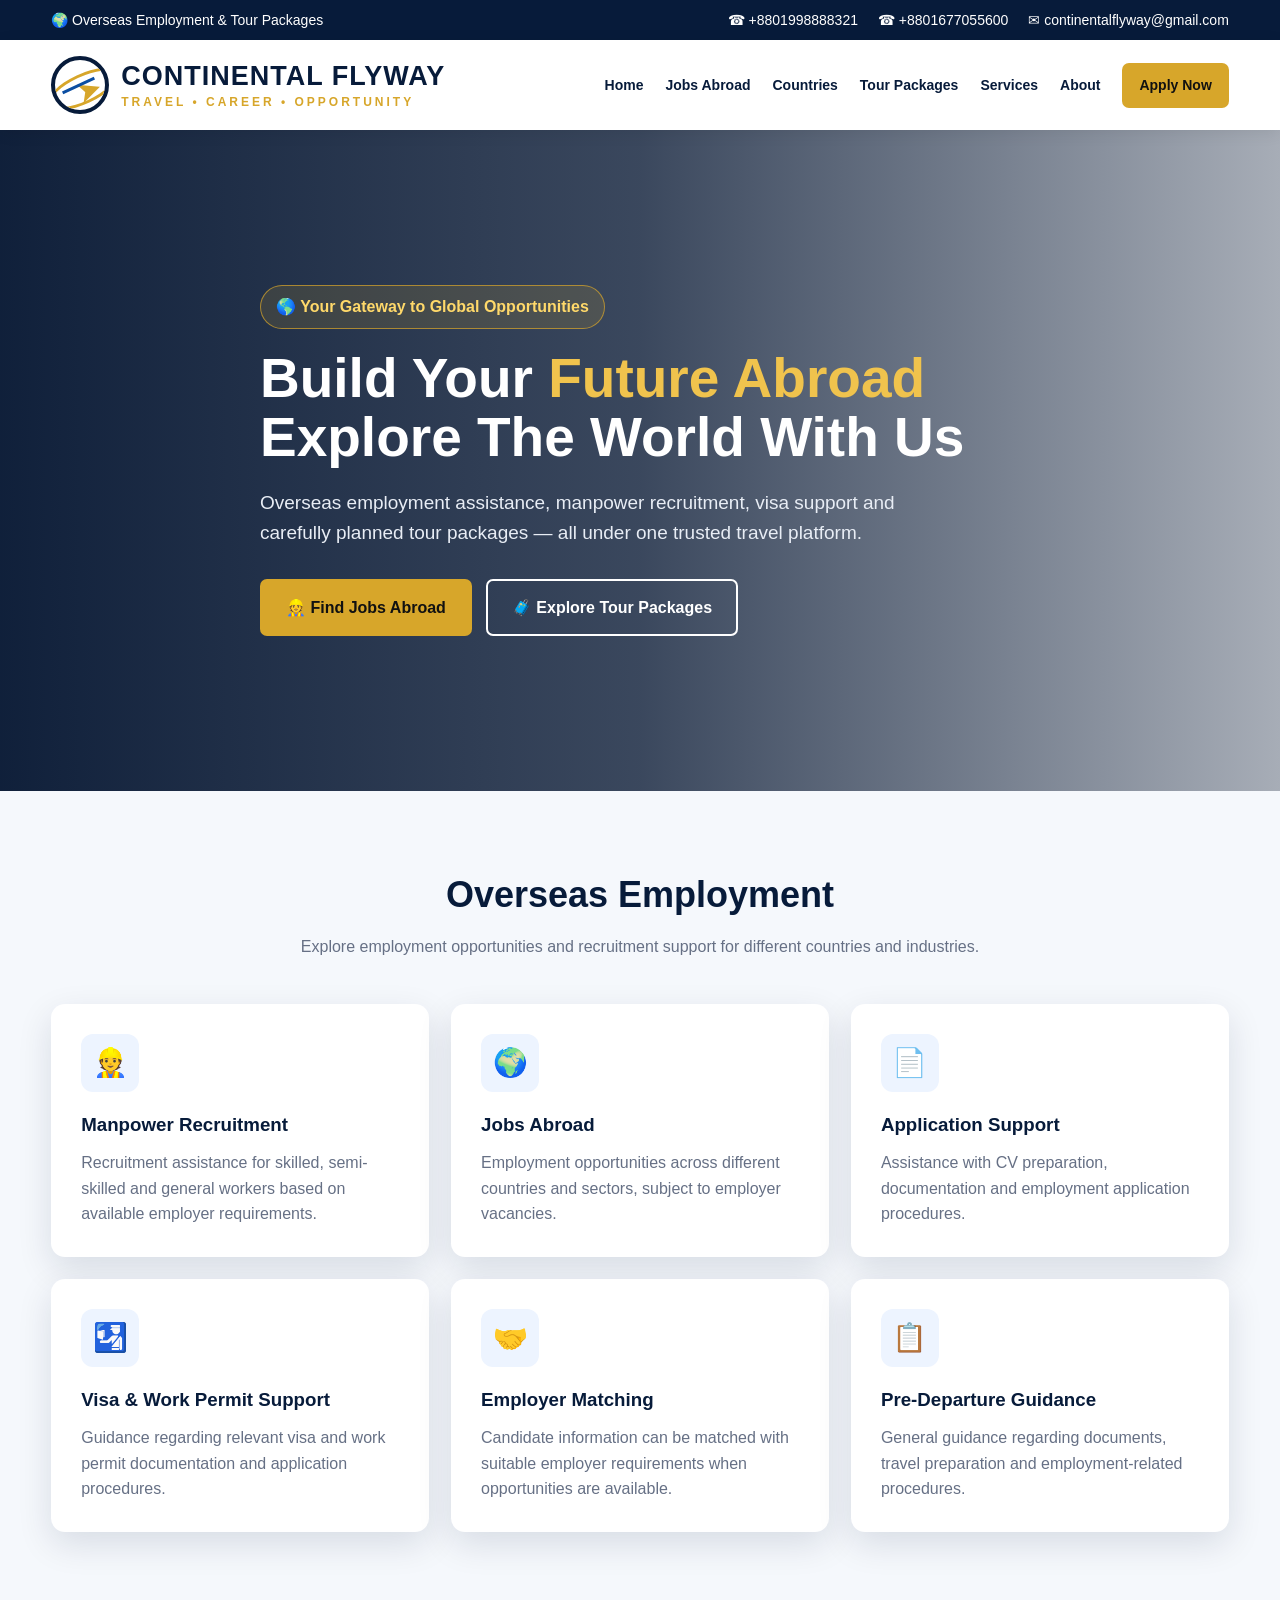
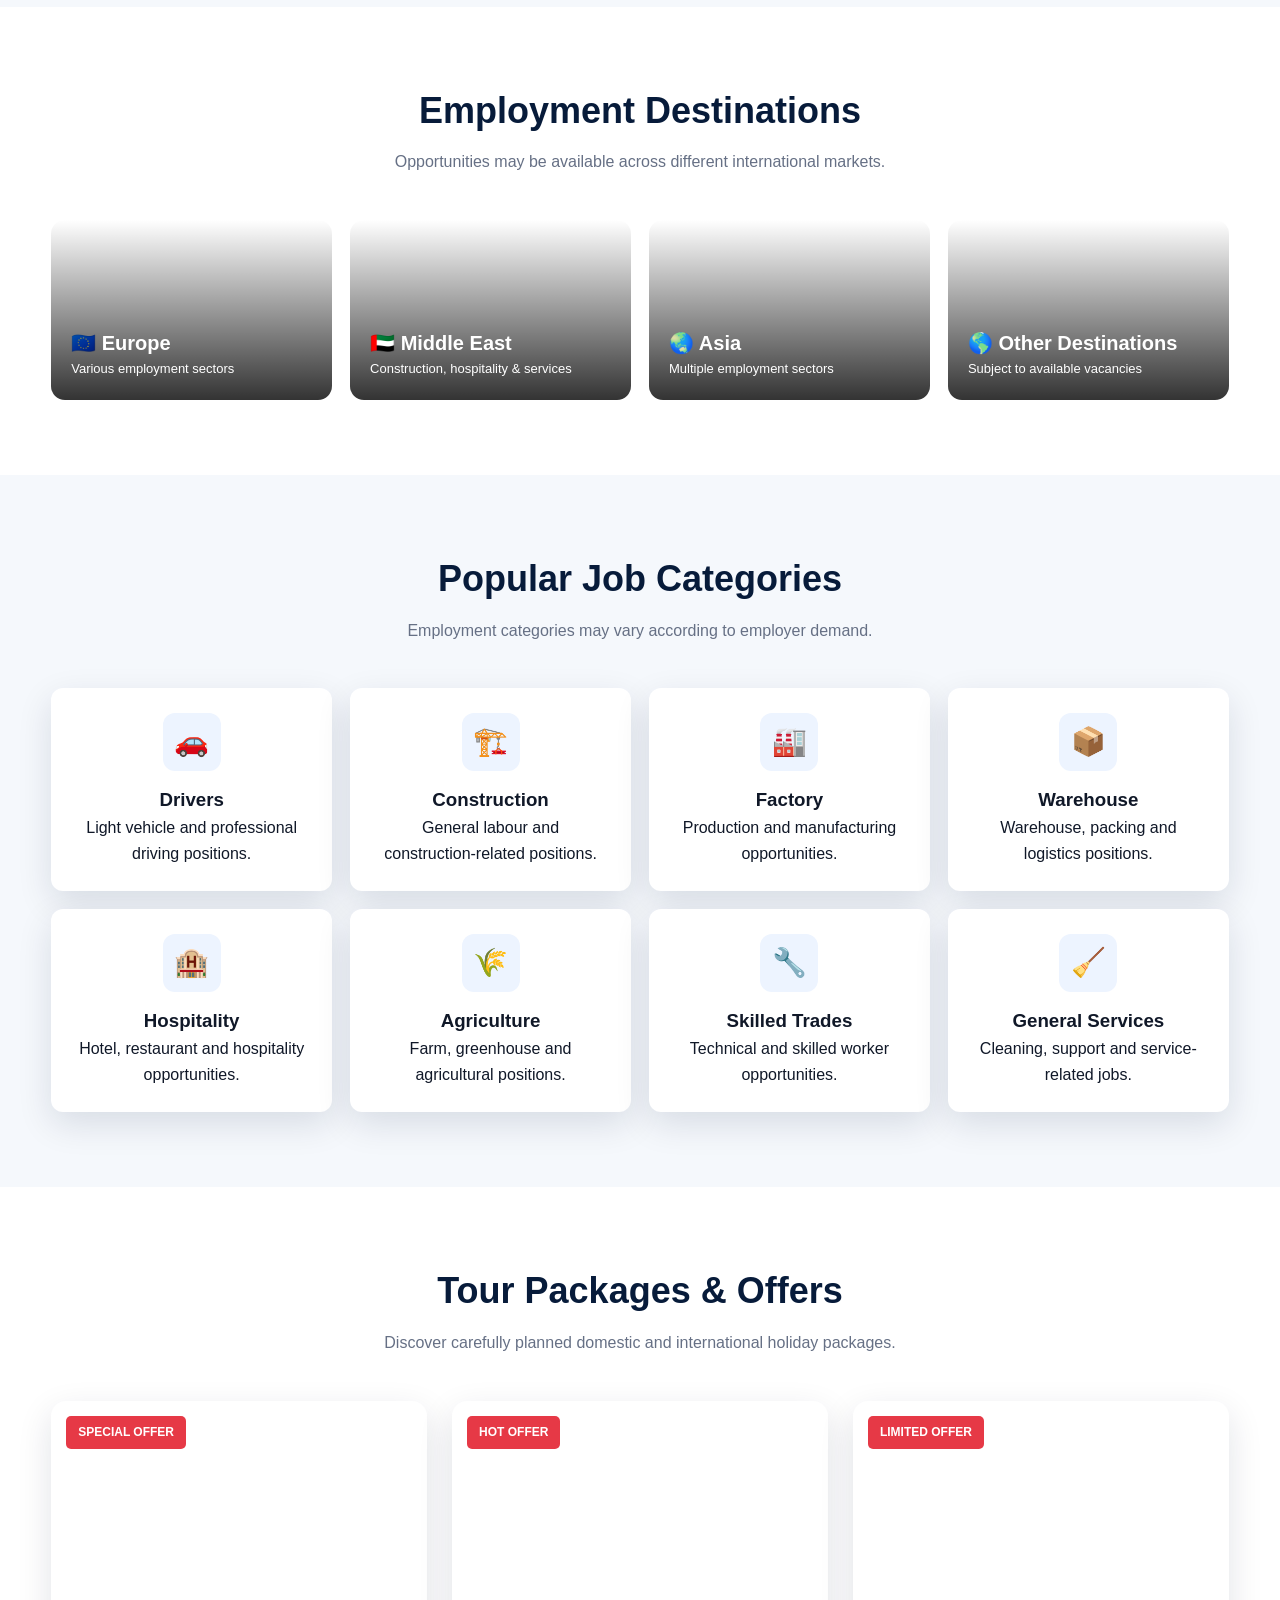
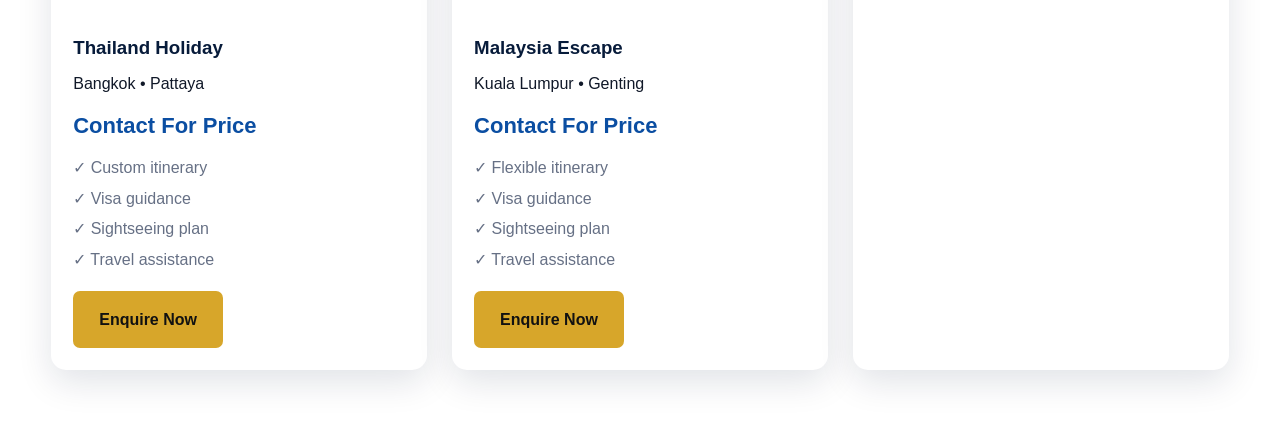
<file: index-4.html>
<!DOCTYPE html>
<html lang="en">
<head>
<meta charset="UTF-8">
<meta name="viewport" content="width=device-width, initial-scale=1.0">

<title>CONTINENTAL FLYWAY | Overseas Employment & Tour Packages</title>

<meta name="description" content="Continental Flyway - Overseas Employment, Manpower Recruitment, Tour Packages, Visa Assistance and Travel Services.">

<style>
:root{
  --navy:#071b3a;
  --blue:#0b4ea2;
  --gold:#d7a62a;
  --light:#f5f8fc;
  --dark:#101828;
  --white:#ffffff;
  --green:#18a957;
  --shadow:0 12px 35px rgba(7,27,58,.12);
}

*{
  margin:0;
  padding:0;
  box-sizing:border-box;
  scroll-behavior:smooth;
}

body{
  font-family:Arial,Helvetica,sans-serif;
  color:var(--dark);
  background:#fff;
  line-height:1.6;
}

a{
  text-decoration:none;
  color:inherit;
}

.container{
  width:92%;
  max-width:1200px;
  margin:auto;
}

/* ================= TOP BAR ================= */

.topbar{
  background:var(--navy);
  color:#fff;
  padding:9px 0;
  font-size:14px;
}

.topbar .container{
  display:flex;
  justify-content:space-between;
  align-items:center;
  gap:15px;
}

.top-links{
  display:flex;
  gap:20px;
  flex-wrap:wrap;
}

/* ================= HEADER ================= */

header{
  background:#fff;
  position:sticky;
  top:0;
  z-index:1000;
  box-shadow:0 3px 15px rgba(0,0,0,.08);
}

.navbar{
  min-height:90px;
  display:flex;
  align-items:center;
  justify-content:space-between;
  gap:25px;
}

/* SMART CODED LOGO */

.brand{
  display:flex;
  align-items:center;
  gap:12px;
  min-width:310px;
}

.logo{
  width:58px;
  height:58px;
  position:relative;
  flex-shrink:0;
}

.logo-circle{
  width:58px;
  height:58px;
  border:4px solid var(--navy);
  border-radius:50%;
  position:relative;
  overflow:hidden;
}

.logo-circle:before{
  content:"";
  position:absolute;
  width:70px;
  height:24px;
  border:3px solid var(--gold);
  border-radius:50%;
  transform:rotate(-25deg);
  left:-10px;
  top:14px;
}

.logo-circle:after{
  content:"➤";
  position:absolute;
  color:var(--gold);
  font-size:27px;
  font-weight:bold;
  right:5px;
  top:10px;
  transform:rotate(-20deg);
}

.logo-line{
  position:absolute;
  width:35px;
  height:3px;
  background:var(--blue);
  transform:rotate(-25deg);
  left:10px;
  top:28px;
}

.brand-text{
  line-height:1.05;
}

.brand-main{
  font-size:27px;
  font-weight:900;
  letter-spacing:1px;
  color:var(--navy);
}

.brand-sub{
  font-size:12px;
  font-weight:bold;
  letter-spacing:3px;
  color:var(--gold);
  margin-top:5px;
}

nav{
  display:flex;
  align-items:center;
  gap:22px;
}

nav a{
  font-weight:700;
  font-size:14px;
  color:var(--navy);
}

nav a:hover{
  color:var(--gold);
}

.nav-btn{
  background:var(--gold);
  color:#111!important;
  padding:11px 17px;
  border-radius:7px;
}

/* ================= HERO ================= */

.hero{
  min-height:620px;
  display:flex;
  align-items:center;
  position:relative;
  overflow:hidden;
  background:
    linear-gradient(90deg,rgba(3,20,48,.95),rgba(3,20,48,.78),rgba(3,20,48,.35)),
    url("https://images.unsplash.com/photo-1521292270410-a8c4d716d518?auto=format&fit=crop&w=1800&q=85")
    center/cover;
  color:#fff;
}

.hero-content{
  max-width:760px;
  padding:80px 0;
}

.badge{
  display:inline-block;
  background:rgba(215,166,42,.15);
  border:1px solid rgba(215,166,42,.7);
  color:#ffd96a;
  padding:8px 15px;
  border-radius:30px;
  font-weight:bold;
  margin-bottom:20px;
}

.hero h1{
  font-size:55px;
  line-height:1.08;
  margin-bottom:20px;
}

.hero h1 span{
  color:#f0c34d;
}

.hero p{
  font-size:19px;
  max-width:680px;
  color:#e8edf5;
  margin-bottom:30px;
}

.buttons{
  display:flex;
  flex-wrap:wrap;
  gap:14px;
}

.btn{
  display:inline-block;
  padding:14px 24px;
  border-radius:7px;
  font-weight:bold;
  border:2px solid transparent;
}

.btn-primary{
  background:var(--gold);
  color:#111;
}

.btn-outline{
  border-color:#fff;
  color:#fff;
}

/* ================= SECTION ================= */

section{
  padding:75px 0;
}

.section-title{
  text-align:center;
  margin-bottom:45px;
}

.section-title h2{
  color:var(--navy);
  font-size:36px;
  margin-bottom:10px;
}

.section-title p{
  color:#667085;
}

/* ================= EMPLOYMENT ================= */

.employment{
  background:var(--light);
}

.cards{
  display:grid;
  grid-template-columns:repeat(3,1fr);
  gap:22px;
}

.card{
  background:#fff;
  border-radius:14px;
  padding:30px;
  box-shadow:var(--shadow);
  transition:.3s;
}

.card:hover{
  transform:translateY(-6px);
}

.icon{
  width:58px;
  height:58px;
  border-radius:12px;
  display:flex;
  align-items:center;
  justify-content:center;
  background:#edf4ff;
  font-size:28px;
  margin-bottom:18px;
}

.card h3{
  color:var(--navy);
  margin-bottom:10px;
}

.card p{
  color:#667085;
}

/* ================= COUNTRIES ================= */

.country-grid{
  display:grid;
  grid-template-columns:repeat(4,1fr);
  gap:18px;
}

.country{
  height:180px;
  border-radius:14px;
  overflow:hidden;
  position:relative;
  color:#fff;
  display:flex;
  align-items:end;
  padding:20px;
  background-size:cover;
  background-position:center;
}

.country:after{
  content:"";
  position:absolute;
  inset:0;
  background:linear-gradient(transparent,rgba(0,0,0,.8));
}

.country div{
  position:relative;
  z-index:2;
}

.country h3{
  font-size:20px;
}

.country p{
  font-size:13px;
}

/* ================= JOB CATEGORIES ================= */

.job-section{
  background:var(--light);
}

.jobs{
  display:grid;
  grid-template-columns:repeat(4,1fr);
  gap:18px;
}

.job{
  background:#fff;
  padding:25px;
  border-radius:12px;
  box-shadow:var(--shadow);
  text-align:center;
}

.job .icon{
  margin:0 auto 14px;
}

/* ================= TOUR PACKAGES ================= */

.package-grid{
  display:grid;
  grid-template-columns:repeat(3,1fr);
  gap:25px;
}

.package{
  border-radius:15px;
  overflow:hidden;
  background:#fff;
  box-shadow:var(--shadow);
}

.package-img{
  height:210px;
  background-size:cover;
  background-position:center;
  position:relative;
}

.offer{
  position:absolute;
  top:15px;
  left:15px;
  background:#e63946;
  color:#fff;
  padding:7px 12px;
  border-radius:5px;
  font-size:12px;
  font-weight:bold;
}

.package-body{
  padding:22px;
}

.package-body h3{
  color:var(--navy);
  margin-bottom:8px;
}

.price{
  color:var(--blue);
  font-size:22px;
  font-weight:900;
  margin:12px 0;
}

.package-body ul{
  list-style:none;
  color:#667085;
  margin-bottom:18px;
}

.package-body li{
  margin:5px 0;
}

/* ================= PROCESS ================= */

.process{
  background:var(--navy);
  color:#fff;
}

.process .section-title h2{
  color:#fff;
}

.process .section-title p{
  color:#c8d2e3;
}

.process-grid{
  display:grid;
  grid-template-columns:repeat(5,1fr);
  gap:15px;
}

.step{
  text-align:center;
  padding:20px 10px;
}

.step-number{
  width:52px;
  height:52px;
  border-radius:50%;
  background:var(--gold);
  color:#111;
  display:flex;
  align-items:center;
  justify-content:center;
  margin:0 auto 15px;
  font-size:20px;
  font-weight:900;
}

/* ================= WHY US ================= */

.why-grid{
  display:grid;
  grid-template-columns:1fr 1fr;
  gap:40px;
  align-items:center;
}

.why-image{
  min-height:400px;
  border-radius:18px;
  background:
    url("https://images.unsplash.com/photo-1539635278303-d4002c07eae3?auto=format&fit=crop&w=1000&q=85")
    center/cover;
}

.check{
  display:flex;
  gap:12px;
  margin:17px 0;
}

.check span{
  color:var(--green);
  font-size:20px;
  font-weight:bold;
}

/* ================= OFFER BANNER ================= */

.offer-banner{
  background:
    linear-gradient(90deg,rgba(7,27,58,.96),rgba(7,27,58,.78)),
    url("https://images.unsplash.com/photo-1469854523086-cc02fe5d8800?auto=format&fit=crop&w=1600&q=85")
    center/cover;
  color:#fff;
  text-align:center;
  padding:75px 20px;
}

.offer-banner h2{
  font-size:42px;
  margin-bottom:12px;
}

.offer-banner p{
  margin-bottom:25px;
  color:#e4e9f2;
}

/* ================= ABOUT ================= */

.about{
  background:var(--light);
}

.about-box{
  max-width:900px;
  margin:auto;
  text-align:center;
}

.about-box h2{
  color:var(--navy);
  font-size:36px;
  margin-bottom:20px;
}

.about-box p{
  color:#667085;
  margin-bottom:15px;
}

/* ================= FAQ ================= */

.faq{
  max-width:850px;
  margin:auto;
}

details{
  background:#fff;
  border:1px solid #e5e7eb;
  margin-bottom:12px;
  border-radius:8px;
  padding:18px 20px;
}

summary{
  cursor:pointer;
  font-weight:bold;
  color:var(--navy);
}

/* ================= CONTACT ================= */

.contact{
  background:var(--light);
}

.contact-grid{
  display:grid;
  grid-template-columns:1fr 1fr;
  gap:35px;
}

.contact-box{
  background:#fff;
  padding:30px;
  border-radius:15px;
  box-shadow:var(--shadow);
}

.contact-item{
  margin:18px 0;
}

.contact-item strong{
  display:block;
  color:var(--navy);
}

form input,
form select,
form textarea{
  width:100%;
  padding:14px;
  margin-bottom:14px;
  border:1px solid #d0d5dd;
  border-radius:7px;
  font-family:inherit;
}

form textarea{
  min-height:120px;
  resize:vertical;
}

.submit{
  width:100%;
  border:0;
  cursor:pointer;
  font-size:16px;
}

/* ================= FOOTER ================= */

footer{
  background:#041329;
  color:#d9e0eb;
  padding:45px 0 20px;
}

.footer-grid{
  display:grid;
  grid-template-columns:2fr 1fr 1fr;
  gap:35px;
  margin-bottom:35px;
}

footer h3{
  color:#fff;
  margin-bottom:15px;
}

footer a{
  display:block;
  margin:8px 0;
  color:#c7d0df;
}

.copyright{
  border-top:1px solid rgba(255,255,255,.1);
  padding-top:20px;
  text-align:center;
  font-size:13px;
}

/* WHATSAPP */

.whatsapp{
  position:fixed;
  right:20px;
  bottom:20px;
  width:58px;
  height:58px;
  border-radius:50%;
  background:#25d366;
  color:#fff;
  display:flex;
  align-items:center;
  justify-content:center;
  font-size:28px;
  z-index:2000;
  box-shadow:0 5px 20px rgba(0,0,0,.25);
}

/* ================= MOBILE ================= */

@media(max-width:900px){

  .topbar .container{
    flex-direction:column;
    text-align:center;
  }

  .navbar{
    flex-direction:column;
    padding:15px 0;
  }

  .brand{
    min-width:0;
  }

  nav{
    flex-wrap:wrap;
    justify-content:center;
    gap:13px;
  }

  .hero h1{
    font-size:39px;
  }

  .cards,
  .package-grid{
    grid-template-columns:1fr 1fr;
  }

  .country-grid{
    grid-template-columns:1fr 1fr;
  }

  .jobs{
    grid-template-columns:1fr 1fr;
  }

  .process-grid{
    grid-template-columns:1fr 1fr;
  }

  .why-grid,
  .contact-grid{
    grid-template-columns:1fr;
  }

  .footer-grid{
    grid-template-columns:1fr;
  }
}

@media(max-width:600px){

  section{
    padding:55px 0;
  }

  .brand-main{
    font-size:22px;
  }

  .brand-sub{
    font-size:9px;
  }

  .hero{
    min-height:560px;
  }

  .hero h1{
    font-size:34px;
  }

  .hero p{
    font-size:16px;
  }

  .cards,
  .package-grid,
  .country-grid,
  .jobs,
  .process-grid{
    grid-template-columns:1fr;
  }

  .section-title h2{
    font-size:29px;
  }

  .offer-banner h2{
    font-size:30px;
  }
}
</style>
</head>

<body>

<!-- TOP BAR -->
<div class="topbar">
  <div class="container">
    <div>🌍 Overseas Employment &amp; Tour Packages</div>

    <div class="top-links">
      <a href="tel:+8801998888321">☎ +8801998888321</a>
      <a href="tel:+8801677055600">☎ +8801677055600</a>
      <a href="mailto:continentalflyway@gmail.com">
        ✉ continentalflyway@gmail.com
      </a>
    </div>
  </div>
</div>


<!-- HEADER -->
<header>
  <div class="container navbar">

    <a href="#home" class="brand">

      <div class="logo">
        <div class="logo-circle"></div>
        <div class="logo-line"></div>
      </div>

      <div class="brand-text">
        <div class="brand-main">CONTINENTAL FLYWAY</div>
        <div class="brand-sub">TRAVEL • CAREER • OPPORTUNITY</div>
      </div>

    </a>

    <nav>
      <a href="#home">Home</a>
      <a href="#jobs">Jobs Abroad</a>
      <a href="#countries">Countries</a>
      <a href="#packages">Tour Packages</a>
      <a href="#services">Services</a>
      <a href="#about">About</a>
      <a href="#contact" class="nav-btn">Apply Now</a>
    </nav>

  </div>
</header>


<!-- HERO -->
<section class="hero" id="home">

  <div class="container hero-content">

    <div class="badge">
      🌎 Your Gateway to Global Opportunities
    </div>

    <h1>
      Build Your <span>Future Abroad</span><br>
      Explore The World With Us
    </h1>

    <p>
      Overseas employment assistance, manpower recruitment,
      visa support and carefully planned tour packages —
      all under one trusted travel platform.
    </p>

    <div class="buttons">
      <a href="#jobs" class="btn btn-primary">
        👷 Find Jobs Abroad
      </a>

      <a href="#packages" class="btn btn-outline">
        🧳 Explore Tour Packages
      </a>
    </div>

  </div>
</section>


<!-- OVERSEAS EMPLOYMENT -->
<section class="employment" id="jobs">

  <div class="container">

    <div class="section-title">
      <h2>Overseas Employment</h2>
      <p>
        Explore employment opportunities and recruitment support
        for different countries and industries.
      </p>
    </div>

    <div class="cards">

      <div class="card">
        <div class="icon">👷</div>
        <h3>Manpower Recruitment</h3>
        <p>
          Recruitment assistance for skilled, semi-skilled and
          general workers based on available employer requirements.
        </p>
      </div>

      <div class="card">
        <div class="icon">🌍</div>
        <h3>Jobs Abroad</h3>
        <p>
          Employment opportunities across different countries
          and sectors, subject to employer vacancies.
        </p>
      </div>

      <div class="card">
        <div class="icon">📄</div>
        <h3>Application Support</h3>
        <p>
          Assistance with CV preparation, documentation and
          employment application procedures.
        </p>
      </div>

      <div class="card">
        <div class="icon">🛂</div>
        <h3>Visa &amp; Work Permit Support</h3>
        <p>
          Guidance regarding relevant visa and work permit
          documentation and application procedures.
        </p>
      </div>

      <div class="card">
        <div class="icon">🤝</div>
        <h3>Employer Matching</h3>
        <p>
          Candidate information can be matched with suitable
          employer requirements when opportunities are available.
        </p>
      </div>

      <div class="card">
        <div class="icon">📋</div>
        <h3>Pre-Departure Guidance</h3>
        <p>
          General guidance regarding documents, travel preparation
          and employment-related procedures.
        </p>
      </div>

    </div>
  </div>
</section>


<!-- COUNTRIES -->
<section id="countries">

  <div class="container">

    <div class="section-title">
      <h2>Employment Destinations</h2>
      <p>
        Opportunities may be available across different international markets.
      </p>
    </div>

    <div class="country-grid">

      <div class="country"
      style="background-image:url('https://images.unsplash.com/photo-1526772662000-3f88f10405ff?auto=format&fit=crop&w=700&q=80');">
        <div>
          <h3>🇪🇺 Europe</h3>
          <p>Various employment sectors</p>
        </div>
      </div>

      <div class="country"
      style="background-image:url('https://images.unsplash.com/photo-1512453979798-5ea266f8880c?auto=format&fit=crop&w=700&q=80');">
        <div>
          <h3>🇦🇪 Middle East</h3>
          <p>Construction, hospitality &amp; services</p>
        </div>
      </div>

      <div class="country"
      style="background-image:url('https://images.unsplash.com/photo-1493976040374-85c8e12f0c0e?auto=format&fit=crop&w=700&q=80');">
        <div>
          <h3>🌏 Asia</h3>
          <p>Multiple employment sectors</p>
        </div>
      </div>

      <div class="country"
      style="background-image:url('https://images.unsplash.com/photo-1500534623283-312aade485b7?auto=format&fit=crop&w=700&q=80');">
        <div>
          <h3>🌎 Other Destinations</h3>
          <p>Subject to available vacancies</p>
        </div>
      </div>

    </div>

  </div>
</section>


<!-- JOB CATEGORIES -->
<section class="job-section">

  <div class="container">

    <div class="section-title">
      <h2>Popular Job Categories</h2>
      <p>Employment categories may vary according to employer demand.</p>
    </div>

    <div class="jobs">

      <div class="job">
        <div class="icon">🚗</div>
        <h3>Drivers</h3>
        <p>Light vehicle and professional driving positions.</p>
      </div>

      <div class="job">
        <div class="icon">🏗️</div>
        <h3>Construction</h3>
        <p>General labour and construction-related positions.</p>
      </div>

      <div class="job">
        <div class="icon">🏭</div>
        <h3>Factory</h3>
        <p>Production and manufacturing opportunities.</p>
      </div>

      <div class="job">
        <div class="icon">📦</div>
        <h3>Warehouse</h3>
        <p>Warehouse, packing and logistics positions.</p>
      </div>

      <div class="job">
        <div class="icon">🏨</div>
        <h3>Hospitality</h3>
        <p>Hotel, restaurant and hospitality opportunities.</p>
      </div>

      <div class="job">
        <div class="icon">🌾</div>
        <h3>Agriculture</h3>
        <p>Farm, greenhouse and agricultural positions.</p>
      </div>

      <div class="job">
        <div class="icon">🔧</div>
        <h3>Skilled Trades</h3>
        <p>Technical and skilled worker opportunities.</p>
      </div>

      <div class="job">
        <div class="icon">🧹</div>
        <h3>General Services</h3>
        <p>Cleaning, support and service-related jobs.</p>
      </div>

    </div>

  </div>
</section>


<!-- TOUR PACKAGES -->
<section id="packages">

  <div class="container">

    <div class="section-title">
      <h2>Tour Packages &amp; Offers</h2>
      <p>
        Discover carefully planned domestic and international
        holiday packages.
      </p>
    </div>

    <div class="package-grid">

      <div class="package">

        <div class="package-img"
        style="background-image:url('https://images.unsplash.com/photo-1508009603885-50cf7c579365?auto=format&fit=crop&w=900&q=85');">
          <div class="offer">SPECIAL OFFER</div>
        </div>

        <div class="package-body">
          <h3>Thailand Holiday</h3>
          <p>Bangkok • Pattaya</p>

          <div class="price">Contact For Price</div>

          <ul>
            <li>✓ Custom itinerary</li>
            <li>✓ Visa guidance</li>
            <li>✓ Sightseeing plan</li>
            <li>✓ Travel assistance</li>
          </ul>

          <a href="#contact" class="btn btn-primary">
            Enquire Now
          </a>
        </div>

      </div>


      <div class="package">

        <div class="package-img"
        style="background-image:url('https://images.unsplash.com/photo-1518548419970-58e3b4079ab2?auto=format&fit=crop&w=900&q=85');">
          <div class="offer">HOT OFFER</div>
        </div>

        <div class="package-body">
          <h3>Malaysia Escape</h3>
          <p>Kuala Lumpur • Genting</p>

          <div class="price">Contact For Price</div>

          <ul>
            <li>✓ Flexible itinerary</li>
            <li>✓ Visa guidance</li>
            <li>✓ Sightseeing plan</li>
            <li>✓ Travel assistance</li>
          </ul>

          <a href="#contact" class="btn btn-primary">
            Enquire Now
          </a>
        </div>

      </div>


      <div class="package">

        <div class="package-img"
        style="background-image:url('https://images.unsplash.com/photo-1518684079-3c830dcef090?auto=format&fit=crop&w=900&q=85');">
          <div class="offer">LIMITED OFFER</div>
        </
</file>
